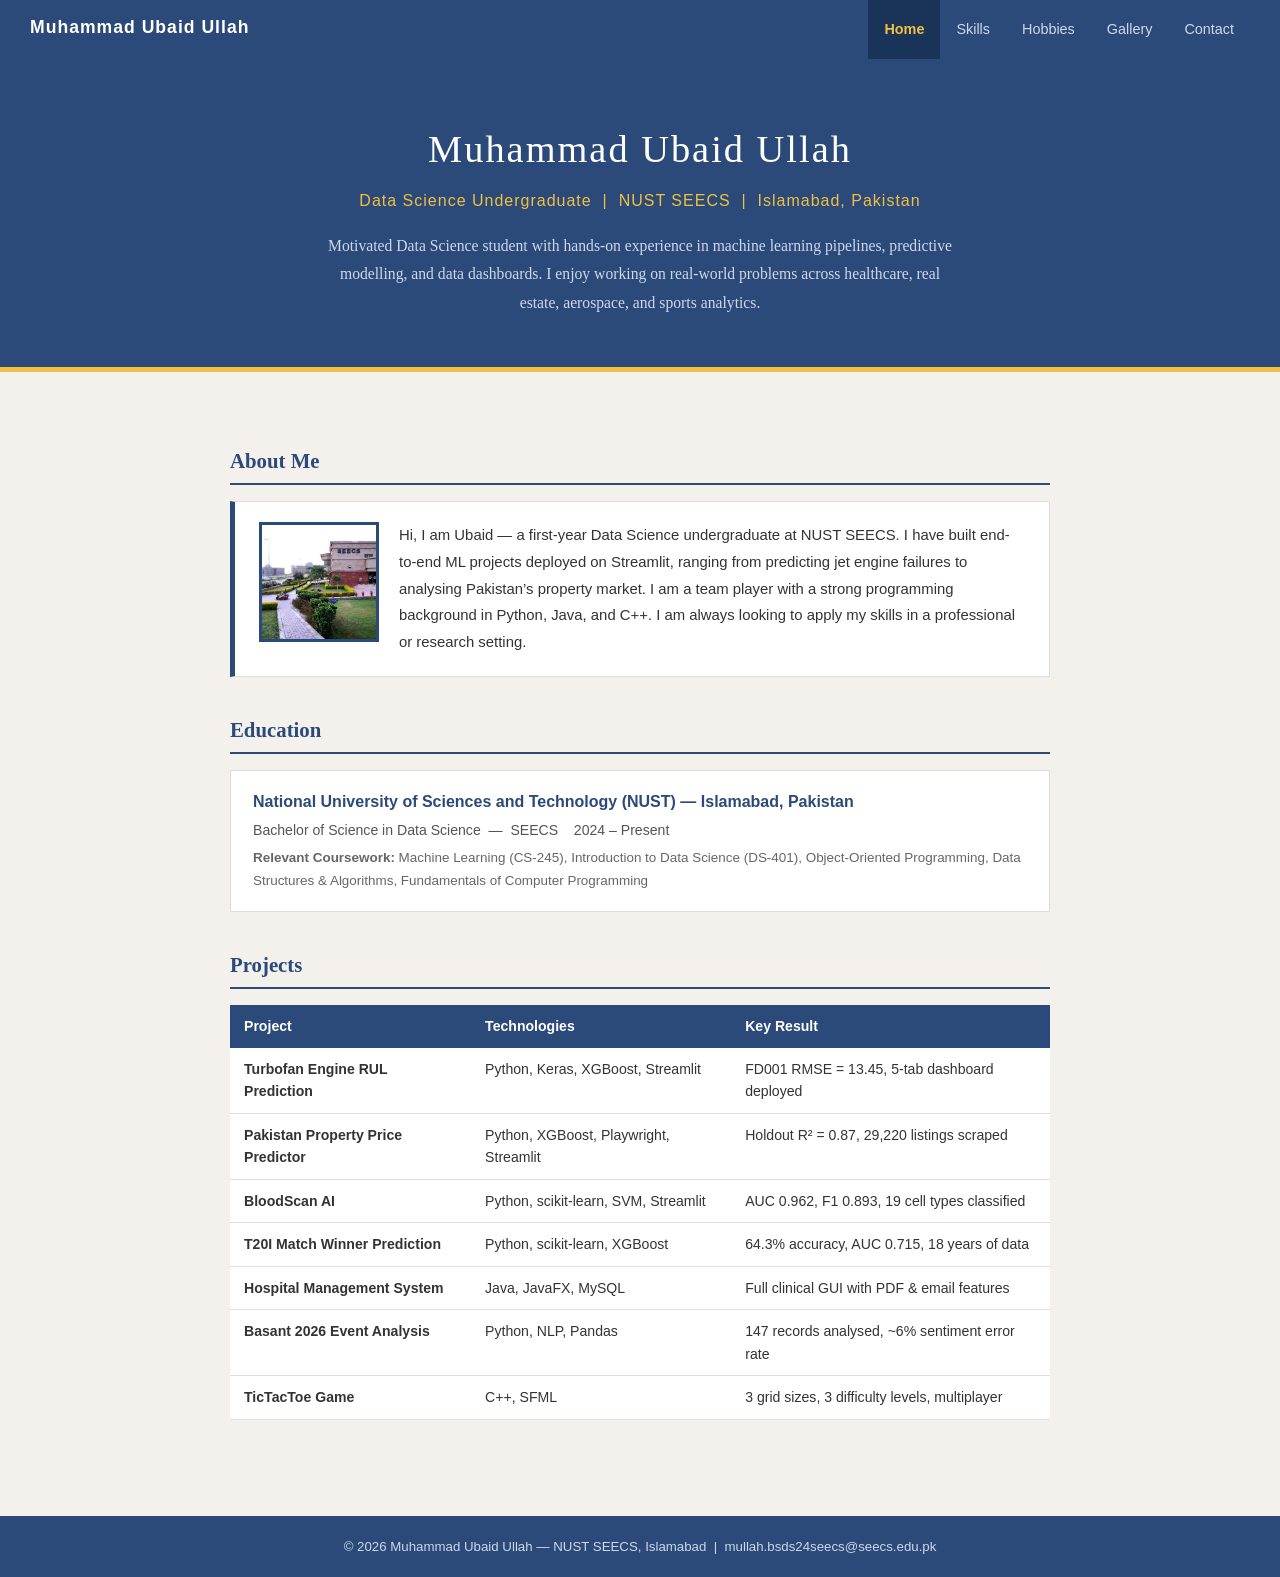
<file: index.html>
<!DOCTYPE html>
<html lang="en">
<head>
    <meta charset="UTF-8">
    <meta name="viewport" content="width=device-width, initial-scale=1.0">
    <title>Home - Muhammad Ubaid Ullah</title>
    <link rel="stylesheet" href="css/style.css">
</head>
<body>

    <!-- NAVIGATION -->
    <div class="navbar">
        <div class="site-name">Muhammad Ubaid Ullah</div>
        <ul>
            <li><a href="index.html" class="active">Home</a></li>
            <li><a href="skills.html">Skills</a></li>
            <li><a href="hobbies.html">Hobbies</a></li>
            <li><a href="gallery.html">Gallery</a></li>
            <li><a href="contact.html">Contact</a></li>
        </ul>
    </div>

    <!-- HERO -->
    <div class="hero">
        <h1>Muhammad Ubaid Ullah</h1>
        <p class="role">Data Science Undergraduate &nbsp;|&nbsp; NUST SEECS &nbsp;|&nbsp; Islamabad, Pakistan</p>
        <p class="intro-text">
            Motivated Data Science student with hands-on experience in machine learning pipelines,
            predictive modelling, and data dashboards. I enjoy working on real-world problems across
            healthcare, real estate, aerospace, and sports analytics.
        </p>
    </div>

    <!-- MAIN CONTENT -->
    <div class="main-content">

        <!-- About with floated image -->
        <h2>About Me</h2>
        <div class="about-box">
            <img src="images/seecs.jpg" alt="NUST SEECS" class="about-img">
            Hi, I am Ubaid &mdash; a first-year Data Science undergraduate at NUST SEECS.
            I have built end-to-end ML projects deployed on Streamlit, ranging from predicting
            jet engine failures to analysing Pakistan&rsquo;s property market. I am a team player
            with a strong programming background in Python, Java, and C++. I am always looking
            to apply my skills in a professional or research setting.
            <div class="about-clear"></div>
        </div>

        <!-- Education -->
        <h2>Education</h2>
        <div class="edu-block">
            <h3>National University of Sciences and Technology (NUST) &mdash; Islamabad, Pakistan</h3>
            <p class="deg">Bachelor of Science in Data Science &nbsp;&mdash;&nbsp; SEECS &nbsp;&nbsp; 2024 &ndash; Present</p>
            <p class="courses">
                <strong>Relevant Coursework:</strong> Machine Learning (CS-245), Introduction to Data Science (DS-401),
                Object-Oriented Programming, Data Structures &amp; Algorithms, Fundamentals of Computer Programming
            </p>
        </div>

        <!-- Projects -->
        <h2>Projects</h2>
        <table>
            <thead>
                <tr>
                    <th>Project</th>
                    <th>Technologies</th>
                    <th>Key Result</th>
                </tr>
            </thead>
            <tbody>
                <tr>
                    <td><strong>Turbofan Engine RUL Prediction</strong></td>
                    <td>Python, Keras, XGBoost, Streamlit</td>
                    <td>FD001 RMSE = 13.45, 5-tab dashboard deployed</td>
                </tr>
                <tr>
                    <td><strong>Pakistan Property Price Predictor</strong></td>
                    <td>Python, XGBoost, Playwright, Streamlit</td>
                    <td>Holdout R&sup2; = 0.87, 29,220 listings scraped</td>
                </tr>
                <tr>
                    <td><strong>BloodScan AI</strong></td>
                    <td>Python, scikit-learn, SVM, Streamlit</td>
                    <td>AUC 0.962, F1 0.893, 19 cell types classified</td>
                </tr>
                <tr>
                    <td><strong>T20I Match Winner Prediction</strong></td>
                    <td>Python, scikit-learn, XGBoost</td>
                    <td>64.3% accuracy, AUC 0.715, 18 years of data</td>
                </tr>
                <tr>
                    <td><strong>Hospital Management System</strong></td>
                    <td>Java, JavaFX, MySQL</td>
                    <td>Full clinical GUI with PDF &amp; email features</td>
                </tr>
                <tr>
                    <td><strong>Basant 2026 Event Analysis</strong></td>
                    <td>Python, NLP, Pandas</td>
                    <td>147 records analysed, ~6% sentiment error rate</td>
                </tr>
                <tr>
                    <td><strong>TicTacToe Game</strong></td>
                    <td>C++, SFML</td>
                    <td>3 grid sizes, 3 difficulty levels, multiplayer</td>
                </tr>
            </tbody>
        </table>

    </div>

    <footer>
        &copy; 2026 Muhammad Ubaid Ullah &mdash; NUST SEECS, Islamabad &nbsp;|&nbsp; mullah.bsds24seecs@seecs.edu.pk
    </footer>

</body>
</html>
</file>
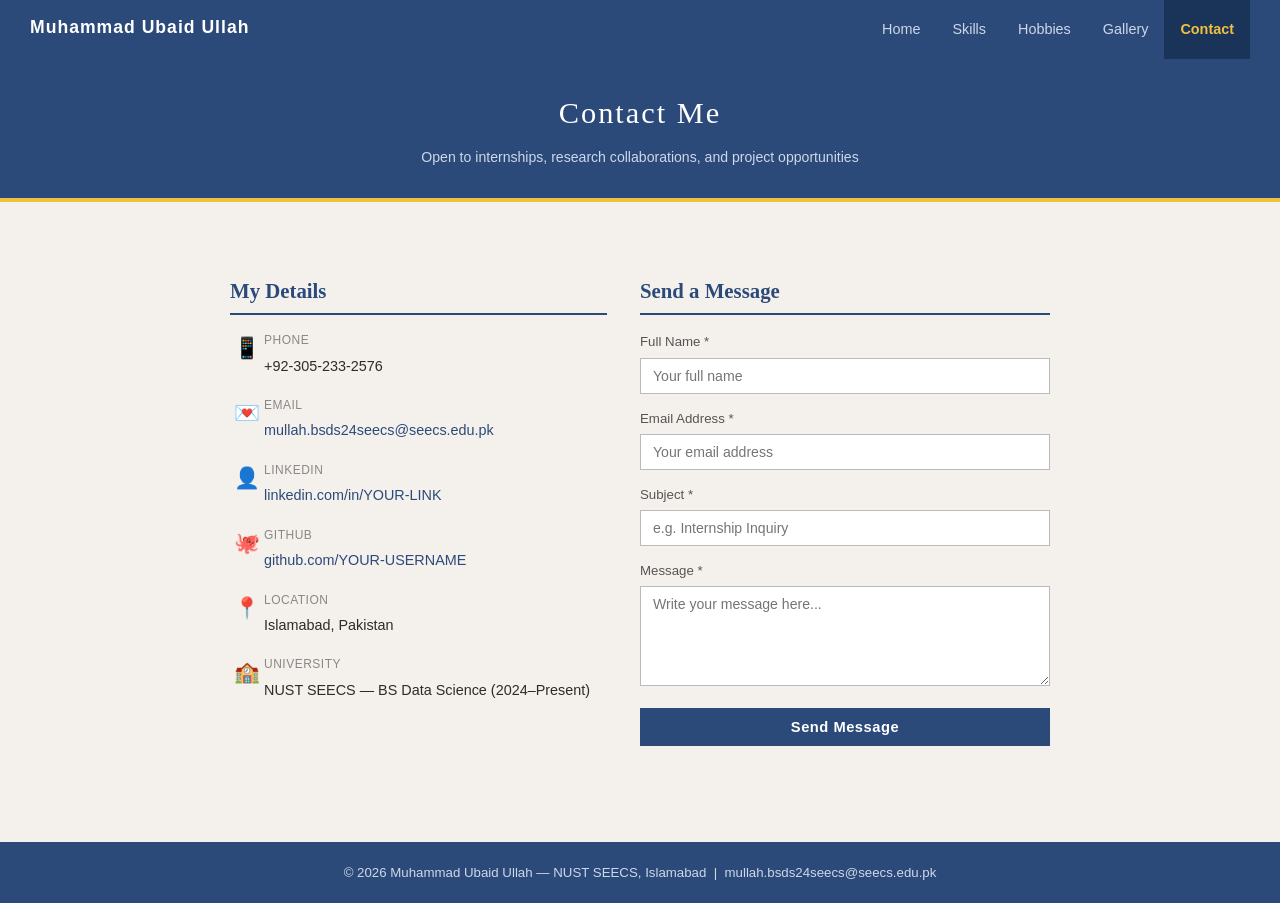
<file: contact.html>
<!DOCTYPE html>
<html lang="en">
<head>
    <meta charset="UTF-8">
    <meta name="viewport" content="width=device-width, initial-scale=1.0">
    <title>Contact - Muhammad Ubaid Ullah</title>
    <link rel="stylesheet" href="css/style.css">
</head>
<body>

    <!-- NAVIGATION -->
    <div class="navbar">
        <div class="site-name">Muhammad Ubaid Ullah</div>
        <ul>
            <li><a href="index.html">Home</a></li>
            <li><a href="skills.html">Skills</a></li>
            <li><a href="hobbies.html">Hobbies</a></li>
            <li><a href="gallery.html">Gallery</a></li>
            <li><a href="contact.html" class="active">Contact</a></li>
        </ul>
    </div>

    <div class="page-title">
        <h1>Contact Me</h1>
        <p>Open to internships, research collaborations, and project opportunities</p>
    </div>

    <div class="main-content">

        <!--
            Two-column layout using float.
            .contact-info floats left (46% width)
            .contact-form floats left beside it (50% width)
            .contact-clear uses clear: both to reset
        -->
        <div class="contact-wrapper">

            <!-- LEFT COLUMN: contact details -->
            <div class="contact-info">
                <h2>My Details</h2>

                <div class="info-row">
                    <div class="icon">&#128241;</div>
                    <div class="text">
                        <label>Phone</label>
                        <span>+92-305-233-2576</span>
                    </div>
                </div>

                <div class="info-row">
                    <div class="icon">&#128140;</div>
                    <div class="text">
                        <label>Email</label>
                        <a href="mailto:mullah.bsds24seecs@seecs.edu.pk">mullah.bsds24seecs@seecs.edu.pk</a>
                    </div>
                </div>

                <div class="info-row">
                    <div class="icon">&#128100;</div>
                    <div class="text">
                        <label>LinkedIn</label>
                        <a href="https://linkedin.com/in/YOUR-LINK" target="_blank">linkedin.com/in/YOUR-LINK</a>
                    </div>
                </div>

                <div class="info-row">
                    <div class="icon">&#128025;</div>
                    <div class="text">
                        <label>GitHub</label>
                        <a href="https://github.com/YOUR-USERNAME" target="_blank">github.com/YOUR-USERNAME</a>
                    </div>
                </div>

                <div class="info-row">
                    <div class="icon">&#128205;</div>
                    <div class="text">
                        <label>Location</label>
                        <span>Islamabad, Pakistan</span>
                    </div>
                </div>

                <div class="info-row">
                    <div class="icon">&#127979;</div>
                    <div class="text">
                        <label>University</label>
                        <span>NUST SEECS &mdash; BS Data Science (2024&ndash;Present)</span>
                    </div>
                </div>
            </div>

            <!-- RIGHT COLUMN: contact form -->
            <div class="contact-form">
                <h2>Send a Message</h2>

                <div class="form-group">
                    <label>Full Name *</label>
                    <input type="text" placeholder="Your full name">
                </div>

                <div class="form-group">
                    <label>Email Address *</label>
                    <input type="email" placeholder="Your email address">
                </div>

                <div class="form-group">
                    <label>Subject *</label>
                    <input type="text" placeholder="e.g. Internship Inquiry">
                </div>

                <div class="form-group">
                    <label>Message *</label>
                    <textarea placeholder="Write your message here..."></textarea>
                </div>

                <button class="btn-send" type="button">Send Message</button>
            </div>

            <!-- CLEAR: resets the two floated columns -->
            <div class="contact-clear"></div>

        </div>

    </div>

    <footer>
        &copy; 2026 Muhammad Ubaid Ullah &mdash; NUST SEECS, Islamabad &nbsp;|&nbsp; mullah.bsds24seecs@seecs.edu.pk
    </footer>

</body>
</html>
</file>
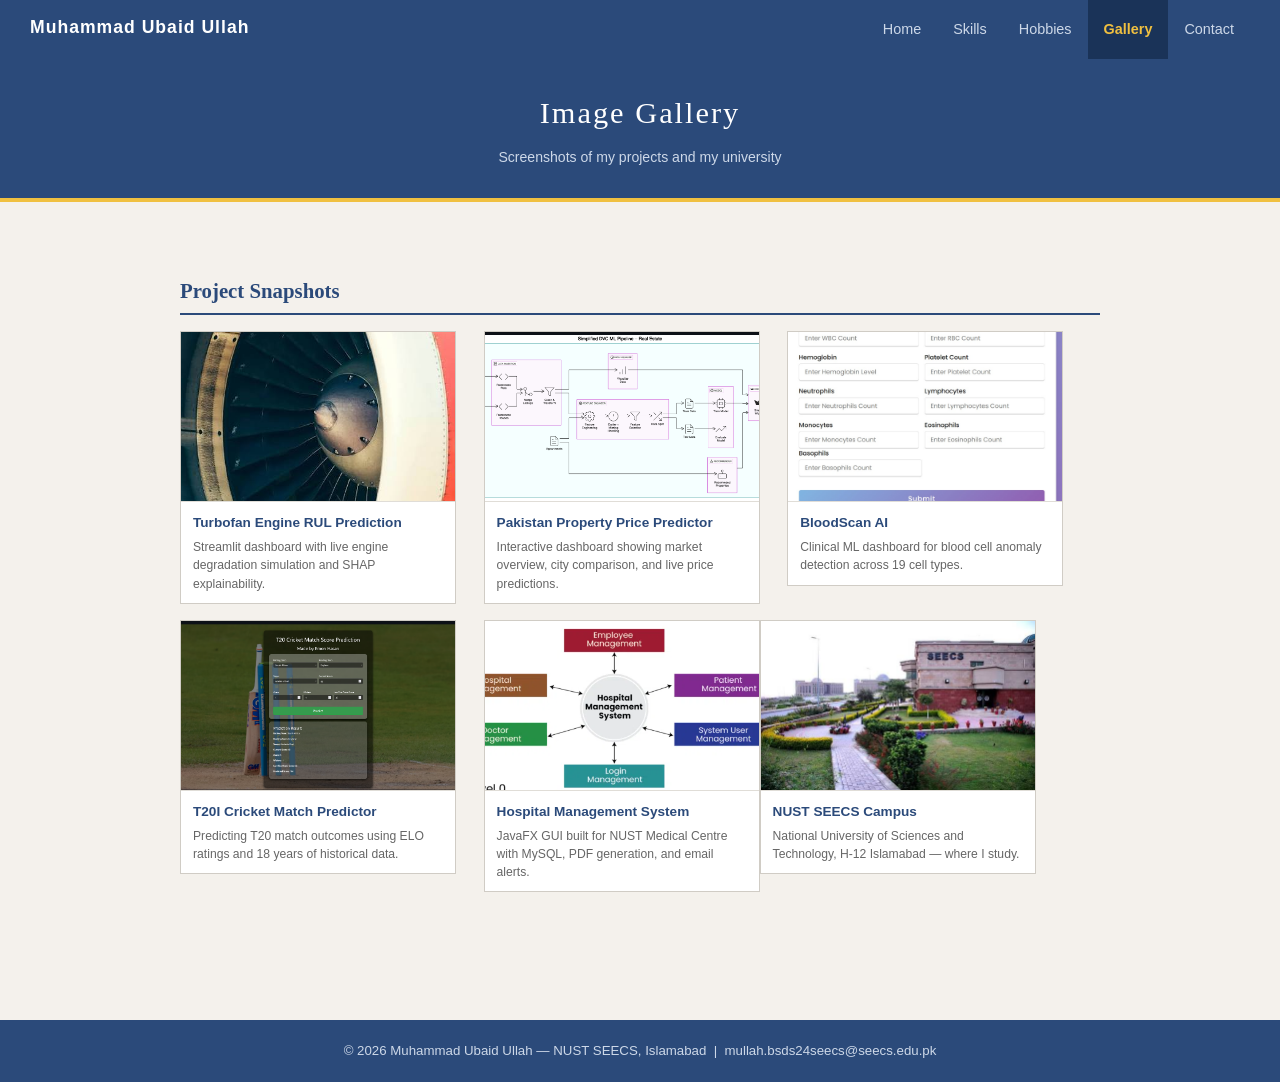
<file: gallery.html>
<!DOCTYPE html>
<html lang="en">
<head>
    <meta charset="UTF-8">
    <meta name="viewport" content="width=device-width, initial-scale=1.0">
    <title>Gallery - Muhammad Ubaid Ullah</title>
    <link rel="stylesheet" href="css/style.css">
</head>
<body>

    <!-- NAVIGATION -->
    <div class="navbar">
        <div class="site-name">Muhammad Ubaid Ullah</div>
        <ul>
            <li><a href="index.html">Home</a></li>
            <li><a href="skills.html">Skills</a></li>
            <li><a href="hobbies.html">Hobbies</a></li>
            <li><a href="gallery.html" class="active">Gallery</a></li>
            <li><a href="contact.html">Contact</a></li>
        </ul>
    </div>

    <div class="page-title">
        <h1>Image Gallery</h1>
        <p>Screenshots of my projects and my university</p>
    </div>

    <div class="main-content-wide">

        <h2>Project Snapshots</h2>

        <!--
            Gallery layout uses float: left on each .gallery-item
            and clear: both on .gallery-clear to reset flow between rows.
            This satisfies the lab requirement: "Arrange the image gallery
            using float and clear."
        -->
        <div class="gallery-row">

            <div class="gallery-item">
                <img src="images/turbofan_rul.jpg" alt="Turbofan Engine RUL Prediction Dashboard">
                <div class="caption">
                    <h3>Turbofan Engine RUL Prediction</h3>
                    <p>Streamlit dashboard with live engine degradation simulation and SHAP explainability.</p>
                </div>
            </div>

            <div class="gallery-item">
                <img src="images/pakistan_property.png" alt="Pakistan Property Price Predictor">
                <div class="caption">
                    <h3>Pakistan Property Price Predictor</h3>
                    <p>Interactive dashboard showing market overview, city comparison, and live price predictions.</p>
                </div>
            </div>

            <div class="gallery-item">
                <img src="images/bloodscan.png" alt="BloodScan AI">
                <div class="caption">
                    <h3>BloodScan AI</h3>
                    <p>Clinical ML dashboard for blood cell anomaly detection across 19 cell types.</p>
                </div>
            </div>

            <!-- clear: both resets float after the first row -->
            <div class="gallery-clear"></div>

            <div class="gallery-item">
                <img src="images/t20_cricket.png" alt="T20I Cricket Match Predictor">
                <div class="caption">
                    <h3>T20I Cricket Match Predictor</h3>
                    <p>Predicting T20 match outcomes using ELO ratings and 18 years of historical data.</p>
                </div>
            </div>

            <div class="gallery-item">
                <img src="images/hospital_management.png" alt="Hospital Management System">
                <div class="caption">
                    <h3>Hospital Management System</h3>
                    <p>JavaFX GUI built for NUST Medical Centre with MySQL, PDF generation, and email alerts.</p>
                </div>
            </div>

            <div class="gallery-item">
                <img src="images/seecs.jpg" alt="NUST SEECS Campus">
                <div class="caption">
                    <h3>NUST SEECS Campus</h3>
                    <p>National University of Sciences and Technology, H-12 Islamabad &mdash; where I study.</p>
                </div>
            </div>

            <!-- clear: both resets float after the second row -->
            <div class="gallery-clear"></div>

        </div>

    </div>

    <footer>
        &copy; 2026 Muhammad Ubaid Ullah &mdash; NUST SEECS, Islamabad &nbsp;|&nbsp; mullah.bsds24seecs@seecs.edu.pk
    </footer>

</body>
</html>
</file>
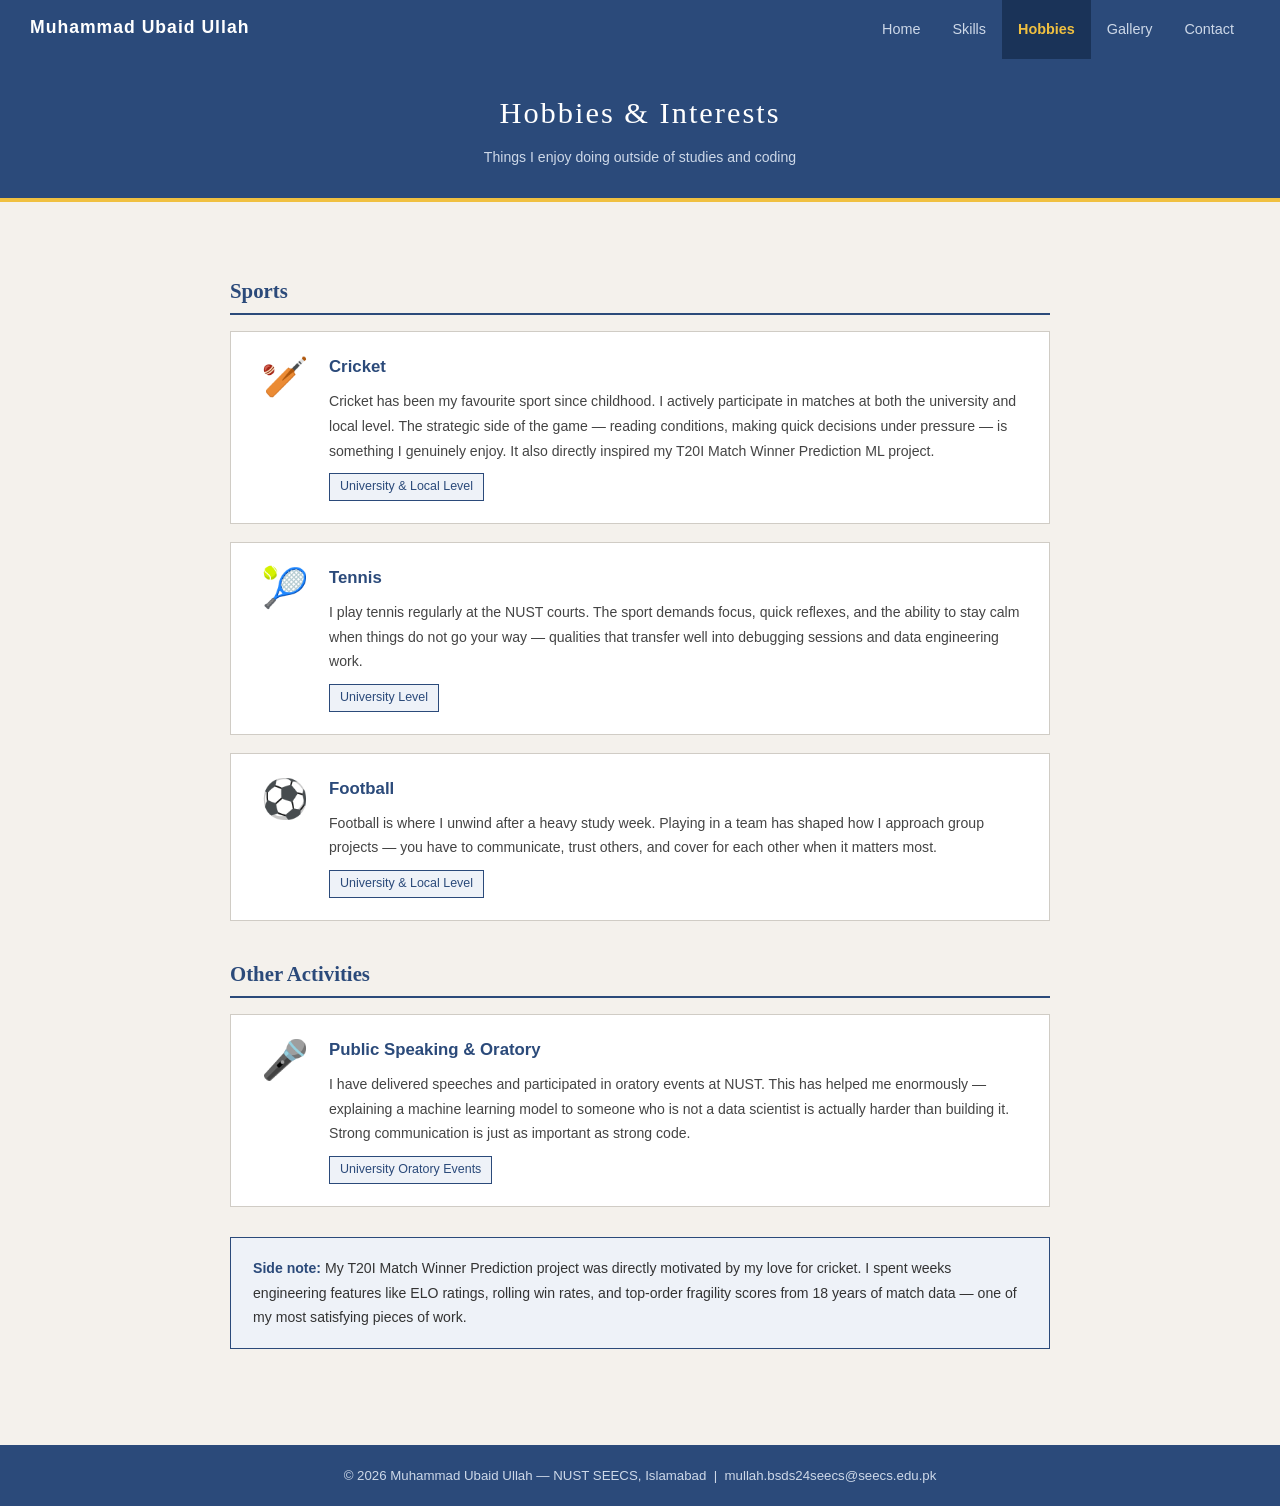
<file: hobbies.html>
<!DOCTYPE html>
<html lang="en">
<head>
    <meta charset="UTF-8">
    <meta name="viewport" content="width=device-width, initial-scale=1.0">
    <title>Hobbies - Muhammad Ubaid Ullah</title>
    <link rel="stylesheet" href="css/style.css">
</head>
<body>

    <!-- NAVIGATION -->
    <div class="navbar">
        <div class="site-name">Muhammad Ubaid Ullah</div>
        <ul>
            <li><a href="index.html">Home</a></li>
            <li><a href="skills.html">Skills</a></li>
            <li><a href="hobbies.html" class="active">Hobbies</a></li>
            <li><a href="gallery.html">Gallery</a></li>
            <li><a href="contact.html">Contact</a></li>
        </ul>
    </div>

    <div class="page-title">
        <h1>Hobbies &amp; Interests</h1>
        <p>Things I enjoy doing outside of studies and coding</p>
    </div>

    <div class="main-content">

        <h2>Sports</h2>

        <!-- Each hobby uses float: icon floats left, text sits beside it -->
        <div class="hobby-block">
            <div class="icon">&#127951;</div>
            <div class="hobby-text">
                <h3>Cricket</h3>
                <p>
                    Cricket has been my favourite sport since childhood. I actively participate in matches
                    at both the university and local level. The strategic side of the game &mdash; reading
                    conditions, making quick decisions under pressure &mdash; is something I genuinely enjoy.
                    It also directly inspired my T20I Match Winner Prediction ML project.
                </p>
                <span class="level">University &amp; Local Level</span>
            </div>
        </div>

        <div class="hobby-block">
            <div class="icon">&#127934;</div>
            <div class="hobby-text">
                <h3>Tennis</h3>
                <p>
                    I play tennis regularly at the NUST courts. The sport demands focus, quick reflexes,
                    and the ability to stay calm when things do not go your way &mdash; qualities that
                    transfer well into debugging sessions and data engineering work.
                </p>
                <span class="level">University Level</span>
            </div>
        </div>

        <div class="hobby-block">
            <div class="icon">&#9917;</div>
            <div class="hobby-text">
                <h3>Football</h3>
                <p>
                    Football is where I unwind after a heavy study week. Playing in a team has shaped
                    how I approach group projects &mdash; you have to communicate, trust others, and
                    cover for each other when it matters most.
                </p>
                <span class="level">University &amp; Local Level</span>
            </div>
        </div>

        <h2>Other Activities</h2>

        <div class="hobby-block">
            <div class="icon">&#127908;</div>
            <div class="hobby-text">
                <h3>Public Speaking &amp; Oratory</h3>
                <p>
                    I have delivered speeches and participated in oratory events at NUST. This has
                    helped me enormously &mdash; explaining a machine learning model to someone who is
                    not a data scientist is actually harder than building it. Strong communication is
                    just as important as strong code.
                </p>
                <span class="level">University Oratory Events</span>
            </div>
        </div>

        <div class="fun-fact">
            <strong>Side note:</strong> My T20I Match Winner Prediction project was directly motivated
            by my love for cricket. I spent weeks engineering features like ELO ratings, rolling win
            rates, and top-order fragility scores from 18 years of match data &mdash; one of my most
            satisfying pieces of work.
        </div>

    </div>

    <footer>
        &copy; 2026 Muhammad Ubaid Ullah &mdash; NUST SEECS, Islamabad &nbsp;|&nbsp; mullah.bsds24seecs@seecs.edu.pk
    </footer>

</body>
</html>
</file>
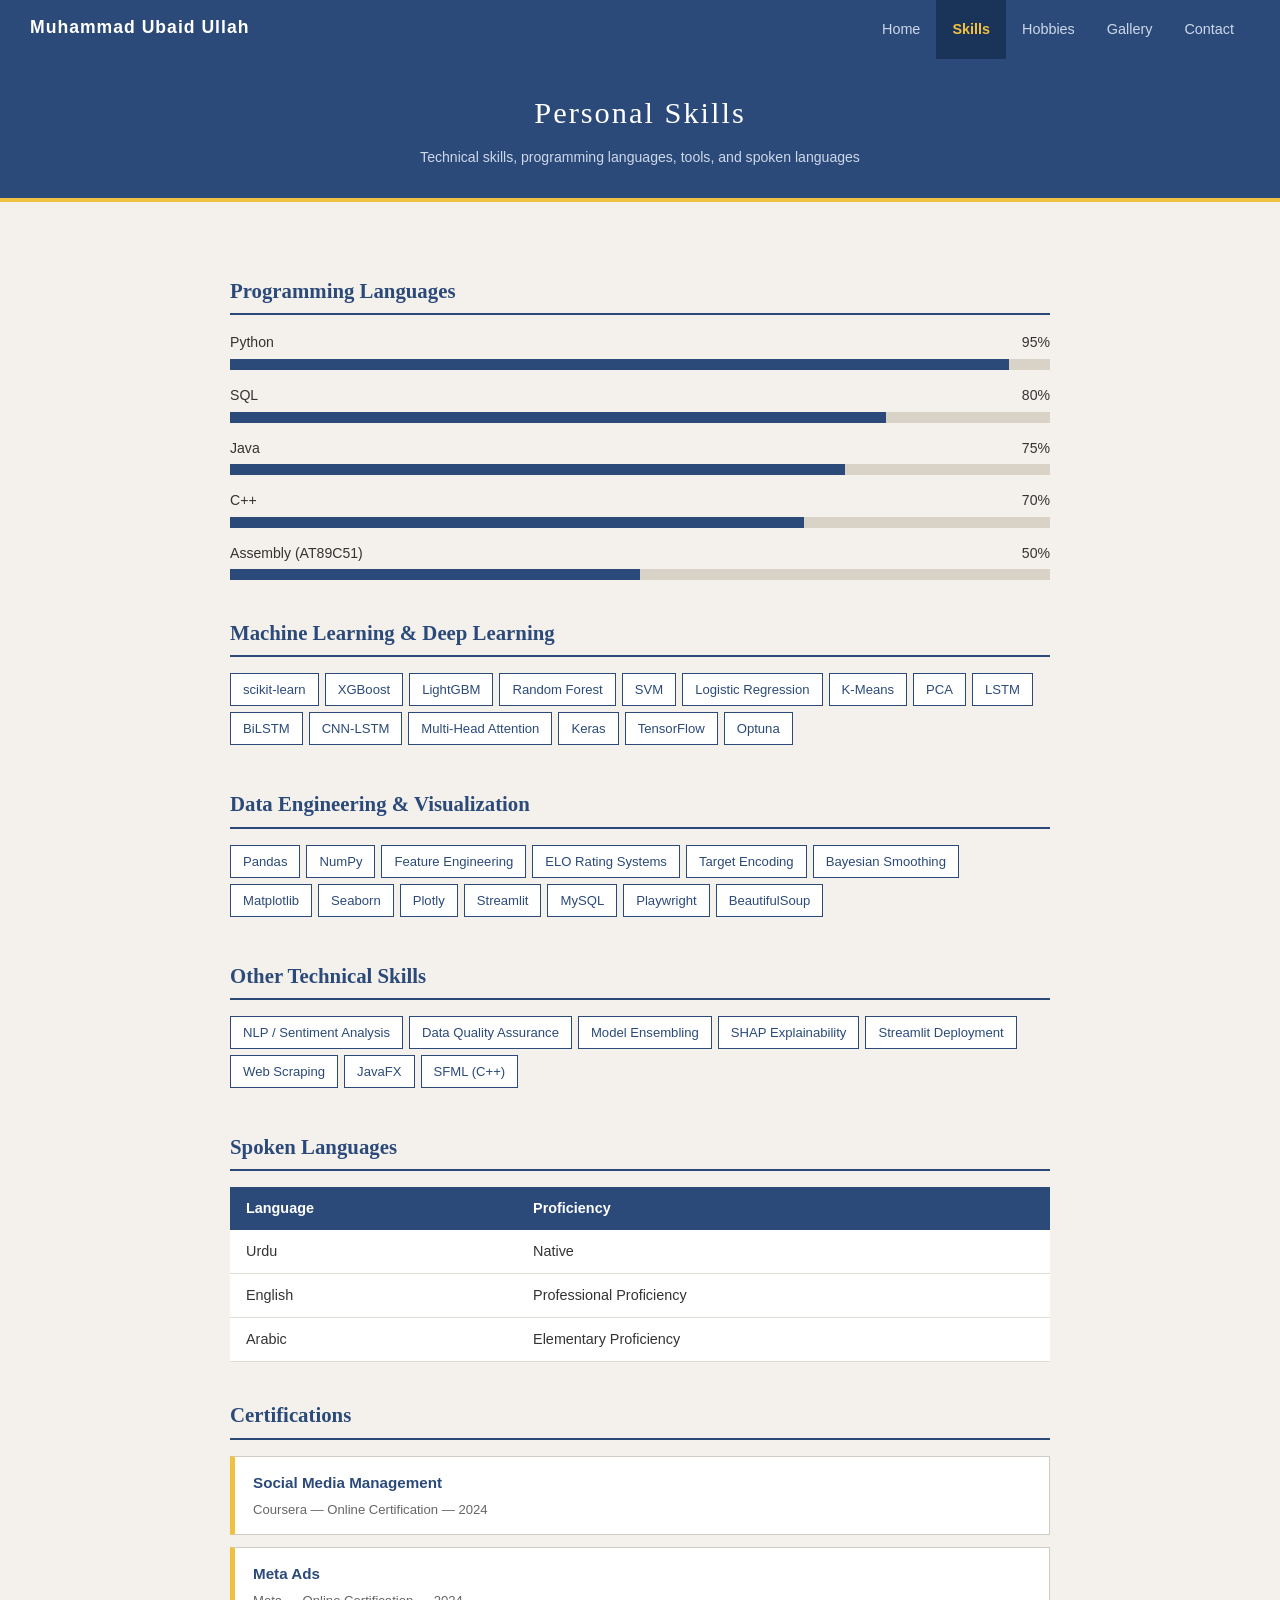
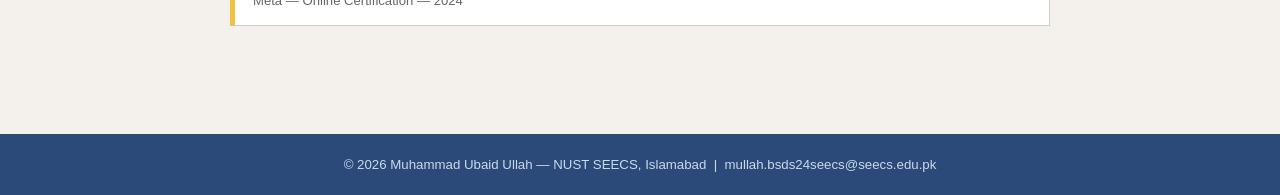
<file: skills.html>
<!DOCTYPE html>
<html lang="en">
<head>
    <meta charset="UTF-8">
    <meta name="viewport" content="width=device-width, initial-scale=1.0">
    <title>Skills - Muhammad Ubaid Ullah</title>
    <link rel="stylesheet" href="css/style.css">
</head>
<body>

    <!-- NAVIGATION -->
    <div class="navbar">
        <div class="site-name">Muhammad Ubaid Ullah</div>
        <ul>
            <li><a href="index.html">Home</a></li>
            <li><a href="skills.html" class="active">Skills</a></li>
            <li><a href="hobbies.html">Hobbies</a></li>
            <li><a href="gallery.html">Gallery</a></li>
            <li><a href="contact.html">Contact</a></li>
        </ul>
    </div>

    <div class="page-title">
        <h1>Personal Skills</h1>
        <p>Technical skills, programming languages, tools, and spoken languages</p>
    </div>

    <div class="main-content">

        <!-- Programming Language Bars -->
        <h2>Programming Languages</h2>

        <div class="skill-row">
            <div class="label-line">
                <span class="skill-name">Python</span>
                <span class="skill-pct">95%</span>
            </div>
            <div class="bar-track"><div class="bar-fill w-95"></div></div>
        </div>

        <div class="skill-row">
            <div class="label-line">
                <span class="skill-name">SQL</span>
                <span class="skill-pct">80%</span>
            </div>
            <div class="bar-track"><div class="bar-fill w-80"></div></div>
        </div>

        <div class="skill-row">
            <div class="label-line">
                <span class="skill-name">Java</span>
                <span class="skill-pct">75%</span>
            </div>
            <div class="bar-track"><div class="bar-fill w-75"></div></div>
        </div>

        <div class="skill-row">
            <div class="label-line">
                <span class="skill-name">C++</span>
                <span class="skill-pct">70%</span>
            </div>
            <div class="bar-track"><div class="bar-fill w-70"></div></div>
        </div>

        <div class="skill-row">
            <div class="label-line">
                <span class="skill-name">Assembly (AT89C51)</span>
                <span class="skill-pct">50%</span>
            </div>
            <div class="bar-track"><div class="bar-fill w-50"></div></div>
        </div>

        <!-- ML Tags using float -->
        <h2>Machine Learning &amp; Deep Learning</h2>
        <div class="tag-wrap">
            <span class="tag">scikit-learn</span>
            <span class="tag">XGBoost</span>
            <span class="tag">LightGBM</span>
            <span class="tag">Random Forest</span>
            <span class="tag">SVM</span>
            <span class="tag">Logistic Regression</span>
            <span class="tag">K-Means</span>
            <span class="tag">PCA</span>
            <span class="tag">LSTM</span>
            <span class="tag">BiLSTM</span>
            <span class="tag">CNN-LSTM</span>
            <span class="tag">Multi-Head Attention</span>
            <span class="tag">Keras</span>
            <span class="tag">TensorFlow</span>
            <span class="tag">Optuna</span>
            <div class="gallery-clear"></div>
        </div>

        <h2>Data Engineering &amp; Visualization</h2>
        <div class="tag-wrap">
            <span class="tag">Pandas</span>
            <span class="tag">NumPy</span>
            <span class="tag">Feature Engineering</span>
            <span class="tag">ELO Rating Systems</span>
            <span class="tag">Target Encoding</span>
            <span class="tag">Bayesian Smoothing</span>
            <span class="tag">Matplotlib</span>
            <span class="tag">Seaborn</span>
            <span class="tag">Plotly</span>
            <span class="tag">Streamlit</span>
            <span class="tag">MySQL</span>
            <span class="tag">Playwright</span>
            <span class="tag">BeautifulSoup</span>
            <div class="gallery-clear"></div>
        </div>

        <h2>Other Technical Skills</h2>
        <div class="tag-wrap">
            <span class="tag">NLP / Sentiment Analysis</span>
            <span class="tag">Data Quality Assurance</span>
            <span class="tag">Model Ensembling</span>
            <span class="tag">SHAP Explainability</span>
            <span class="tag">Streamlit Deployment</span>
            <span class="tag">Web Scraping</span>
            <span class="tag">JavaFX</span>
            <span class="tag">SFML (C++)</span>
            <div class="gallery-clear"></div>
        </div>

        <!-- Spoken Languages -->
        <h2>Spoken Languages</h2>
        <table class="lang-table">
            <thead>
                <tr><th>Language</th><th>Proficiency</th></tr>
            </thead>
            <tbody>
                <tr><td>Urdu</td><td>Native</td></tr>
                <tr><td>English</td><td>Professional Proficiency</td></tr>
                <tr><td>Arabic</td><td>Elementary Proficiency</td></tr>
            </tbody>
        </table>

        <!-- Certifications -->
        <h2>Certifications</h2>
        <div class="cert-item">
            <h3>Social Media Management</h3>
            <p>Coursera &mdash; Online Certification &mdash; 2024</p>
        </div>
        <div class="cert-item">
            <h3>Meta Ads</h3>
            <p>Meta &mdash; Online Certification &mdash; 2024</p>
        </div>

    </div>

    <footer>
        &copy; 2026 Muhammad Ubaid Ullah &mdash; NUST SEECS, Islamabad &nbsp;|&nbsp; mullah.bsds24seecs@seecs.edu.pk
    </footer>

</body>
</html>
</file>
<file: css/style.css>
/* Start with predictable spacing for every element. */
* {
    margin: 0;
    padding: 0;
    box-sizing: border-box;
}

/* Set the overall page type, colors, and reading rhythm. */
body {
    font-family: Georgia, "Times New Roman", serif;
    background-color: #f4f1ec;
    color: #2c2c2c;
    font-size: 16px;
    line-height: 1.6;
}

.navbar {
    background-color: #2b4a7a;
    overflow: hidden;
    padding: 0 30px;
}

.navbar .site-name {
    float: left;
    color: #ffffff;
    font-family: Arial, sans-serif;
    font-size: 1.1rem;
    font-weight: bold;
    line-height: 54px;
    letter-spacing: 1px;
}

.navbar ul {
    float: right;
    list-style: none;
    margin: 0;
    padding: 0;
    overflow: hidden;
}

.navbar ul li {
    float: left;
}

.navbar ul li a {
    display: block;
    color: #cdd8e8;
    text-decoration: none;
    padding: 18px 16px;
    font-family: Arial, sans-serif;
    font-size: 0.9rem;
}

.navbar ul li a:hover {
    background-color: #1a3358;
    color: #ffffff;
}

.navbar ul li a.active {
    background-color: #1a3358;
    color: #f0c040;
    font-weight: bold;
}

/* The inner-page heading gets a strong, centered banner. */
.page-title {
    background-color: #2b4a7a;
    color: white;
    padding: 30px;
    text-align: center;
    border-bottom: 4px solid #f0c040;
}

.page-title h1 {
    margin: 0;
    font-size: 1.9rem;
    font-weight: normal;
    letter-spacing: 2px;
}

.page-title p {
    font-family: Arial, sans-serif;
    font-size: 0.88rem;
    color: #cdd8e8;
    margin: 8px 0 0 0;
}

/* The home page opens with a roomy introduction. */
.hero {
    background-color: #2b4a7a;
    color: white;
    padding: 60px 30px 50px;
    text-align: center;
    border-bottom: 5px solid #f0c040;
}

.hero h1 {
    font-size: 2.4rem;
    margin: 0 0 8px 0;
    font-weight: normal;
    letter-spacing: 2px;
}

.hero .role {
    font-family: Arial, sans-serif;
    font-size: 1rem;
    color: #f0c040;
    margin-bottom: 18px;
    letter-spacing: 1px;
}

.hero .intro-text {
    font-size: 0.98rem;
    color: #cdd8e8;
    max-width: 640px;
    margin: 0 auto;
    line-height: 1.8;
}

/* Keep the main text comfortably centered and easy to scan. */
.main-content {
    max-width: 860px;
    margin: 0 auto;
    padding: 36px 20px;
}

.main-content-wide {
    max-width: 960px;
    margin: 0 auto;
    padding: 36px 20px;
}

/* Give section headings a consistent visual anchor. */
h2 {
    font-size: 1.3rem;
    color: #2b4a7a;
    border-bottom: 2px solid #2b4a7a;
    padding-bottom: 6px;
    margin-top: 36px;
    margin-bottom: 16px;
}

.about-box {
    background-color: #ffffff;
    border: 1px solid #ddd;
    border-left: 5px solid #2b4a7a;
    padding: 20px 24px;
    font-family: Arial, sans-serif;
    font-size: 0.93rem;
    line-height: 1.8;
    color: #333;
}

/* Let the profile image sit naturally beside the introduction. */
.about-img {
    float: left;
    margin: 0 20px 10px 0;
    width: 120px;
    height: 120px;
    object-fit: cover;
    border: 3px solid #2b4a7a;
}

.about-clear {
    clear: both;
}

.edu-block {
    background-color: #ffffff;
    border: 1px solid #ddd;
    padding: 18px 22px;
    margin-bottom: 14px;
}

.edu-block h3 {
    font-family: Arial, sans-serif;
    font-size: 1rem;
    color: #2b4a7a;
    margin: 0 0 4px 0;
}

.edu-block .deg {
    font-family: Arial, sans-serif;
    font-size: 0.88rem;
    color: #555;
    margin-bottom: 6px;
}

.edu-block .courses {
    font-family: Arial, sans-serif;
    font-size: 0.84rem;
    color: #666;
    line-height: 1.7;
}

table {
    width: 100%;
    border-collapse: collapse;
    background-color: #fff;
    font-family: Arial, sans-serif;
    font-size: 0.88rem;
}

table thead tr {
    background-color: #2b4a7a;
    color: white;
}

table th {
    padding: 10px 14px;
    text-align: left;
    font-weight: bold;
}

table td {
    padding: 10px 14px;
    border-bottom: 1px solid #e0e0e0;
    color: #333;
    vertical-align: top;
}

table tbody tr:hover {
    background-color: #eef2f8;
}

.skill-row {
    margin-bottom: 14px;
    font-family: Arial, sans-serif;
}

.skill-row .label-line {
    overflow: hidden;
    font-size: 0.88rem;
    color: #333;
    margin-bottom: 5px;
}

.skill-row .label-line .skill-name {
    float: left;
}

.skill-row .label-line .skill-pct {
    float: right;
}

.bar-track {
    background-color: #d9d3c7;
    height: 11px;
    clear: both;
}

.bar-fill {
    background-color: #2b4a7a;
    height: 11px;
}

/* Reusable widths keep the skill bars out of the HTML markup. */
.w-95 { width: 95%; }
.w-80 { width: 80%; }
.w-75 { width: 75%; }
.w-70 { width: 70%; }
.w-50 { width: 50%; }

/* Arrange the skill tags in a tidy, wrapping row. */
.tag-wrap {
    overflow: hidden;
    font-family: Arial, sans-serif;
    margin-bottom: 6px;
}

.tag {
    float: left;
    background-color: #fff;
    border: 1px solid #2b4a7a;
    color: #2b4a7a;
    padding: 5px 12px;
    font-size: 0.82rem;
    margin: 0 6px 6px 0;
}

/* A separate table style keeps language details consistent. */
.lang-table {
    width: 100%;
    border-collapse: collapse;
    font-family: Arial, sans-serif;
    font-size: 0.9rem;
    background-color: #fff;
}

.lang-table th {
    background-color: #2b4a7a;
    color: white;
    padding: 10px 16px;
    text-align: left;
}

.lang-table td {
    padding: 10px 16px;
    border-bottom: 1px solid #e0ddd7;
    color: #333;
}

.lang-table tr:hover td {
    background-color: #eef2f8;
}

/* Certificates get a small highlight so they are easy to spot. */
.cert-item {
    background-color: #ffffff;
    border: 1px solid #d0ccc5;
    border-left: 5px solid #f0c040;
    padding: 14px 18px;
    margin-bottom: 12px;
    font-family: Arial, sans-serif;
}

.cert-item h3 {
    margin: 0 0 4px 0;
    font-size: 0.95rem;
    color: #2b4a7a;
}

.cert-item p {
    margin: 0;
    font-size: 0.82rem;
    color: #666;
}

.hobby-block {
    background-color: #ffffff;
    border: 1px solid #d0ccc5;
    padding: 22px 26px;
    margin-bottom: 18px;
    overflow: hidden;
}

.hobby-block .icon {
    float: left;
    font-size: 2.4rem;
    width: 56px;
    text-align: center;
    line-height: 1;
    padding-top: 4px;
    margin-right: 16px;
}

.hobby-block .hobby-text {
    overflow: hidden;
}

.hobby-block h3 {
    font-family: Arial, sans-serif;
    font-size: 1.05rem;
    color: #2b4a7a;
    margin: 0 0 8px 0;
}

.hobby-block p {
    font-family: Arial, sans-serif;
    font-size: 0.88rem;
    color: #444;
    line-height: 1.75;
    margin: 0;
}

.level {
    display: inline-block;
    margin-top: 10px;
    background-color: #eef2f8;
    border: 1px solid #2b4a7a;
    color: #2b4a7a;
    font-family: Arial, sans-serif;
    font-size: 0.78rem;
    padding: 3px 10px;
}

.fun-fact {
    background-color: #eef2f8;
    border: 1px solid #2b4a7a;
    padding: 18px 22px;
    margin-top: 30px;
    font-family: Arial, sans-serif;
    font-size: 0.88rem;
    line-height: 1.75;
    color: #333;
}

.fun-fact strong {
    color: #2b4a7a;
}

.gallery-row {
    overflow: hidden;
    margin-bottom: 16px;
}

.gallery-item {
    float: left;
    width: 30%;
    margin-right: 3%;
    margin-bottom: 16px;
    background-color: #ffffff;
    border: 1px solid #d0ccc5;
}

.gallery-item:nth-child(3n) {
    margin-right: 0;
}

.gallery-item img {
    width: 100%;
    height: 170px;
    object-fit: cover;
    display: block;
    border-bottom: 1px solid #e0ddd7;
}

.gallery-item .caption {
    padding: 10px 12px;
    font-family: Arial, sans-serif;
}

.gallery-item .caption h3 {
    font-size: 0.85rem;
    font-weight: bold;
    color: #2b4a7a;
    margin: 0 0 4px 0;
}

.gallery-item .caption p {
    font-size: 0.76rem;
    color: #666;
    margin: 0;
    line-height: 1.5;
}

.gallery-clear {
    clear: both;
}

.contact-wrapper {
    overflow: hidden;
}

.contact-info {
    float: left;
    width: 46%;
    margin-right: 4%;
}

.contact-form {
    float: left;
    width: 50%;
}

.contact-clear {
    clear: both;
}

.info-row {
    overflow: hidden;
    margin-bottom: 18px;
    font-family: Arial, sans-serif;
}

.info-row .icon {
    float: left;
    font-size: 1.3rem;
    width: 34px;
    text-align: center;
}

.info-row .text {
    overflow: hidden;
}

.info-row .text label {
    display: block;
    font-size: 0.75rem;
    color: #888;
    text-transform: uppercase;
    letter-spacing: 0.5px;
    margin-bottom: 2px;
}

.info-row .text span {
    font-size: 0.9rem;
    color: #2c2c2c;
}

.info-row .text a {
    color: #2b4a7a;
    text-decoration: none;
    font-size: 0.9rem;
}

.info-row .text a:hover {
    text-decoration: underline;
}

/* Keep labels, fields, and the send button visually consistent. */
.form-group {
    margin-bottom: 14px;
    font-family: Arial, sans-serif;
}

.form-group label {
    display: block;
    font-size: 0.83rem;
    color: #555;
    margin-bottom: 5px;
}

.form-group input,
.form-group textarea {
    width: 100%;
    padding: 9px 12px;
    border: 1px solid #bbb;
    background-color: #fff;
    font-family: Arial, sans-serif;
    font-size: 0.88rem;
    color: #333;
    box-sizing: border-box;
    outline: none;
}

.form-group input:focus,
.form-group textarea:focus {
    border-color: #2b4a7a;
}

.form-group textarea {
    min-height: 100px;
    resize: vertical;
}

.btn-send {
    width: 100%;
    padding: 11px;
    background-color: #2b4a7a;
    color: #fff;
    border: none;
    font-family: Arial, sans-serif;
    font-size: 0.92rem;
    font-weight: bold;
    cursor: pointer;
    letter-spacing: 0.5px;
}

.btn-send:hover {
    background-color: #1a3358;
}

/* The footer closes every page with a quiet, centered finish. */
footer {
    background-color: #2b4a7a;
    color: #cdd8e8;
    text-align: center;
    padding: 20px;
    font-family: Arial, sans-serif;
    font-size: 0.83rem;
    margin-top: 60px;
    clear: both;
}
</file>
